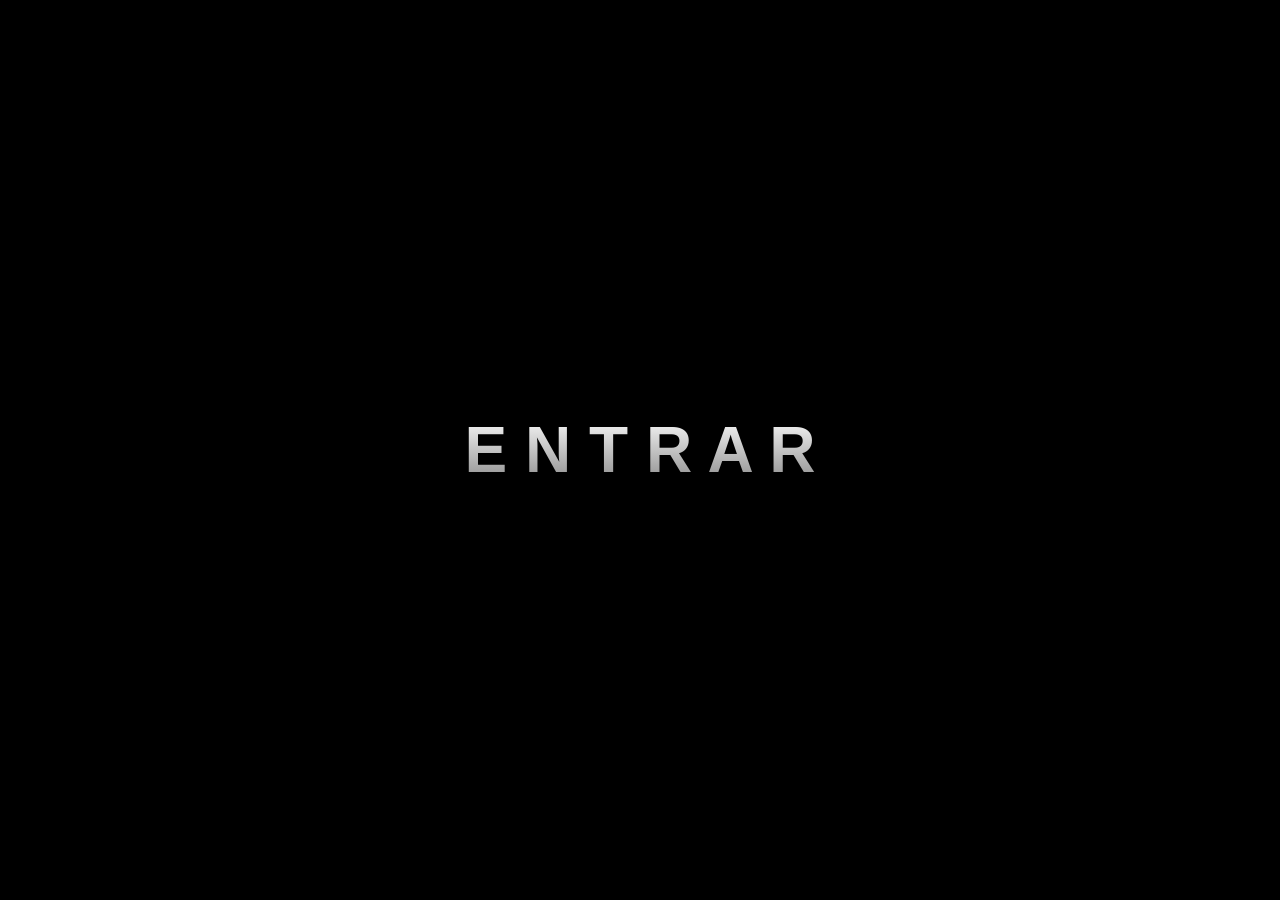
<file: index.html>
<!DOCTYPE html>
<html lang="es">
<head>
    <meta charset="UTF-8">
    <meta name="viewport" content="width=device-width, initial-scale=1.0">
    <title>Pantalla Responsiva Enlace</title>
    <style>
        /* Fondo negro puro inmediato y eliminación de márgenes */
        html, body {
            margin: 0;
            padding: 0;
            width: 100%;
            height: 100%;
            background-color: #000000;
            font-family: 'Segoe UI', Tahoma, Geneva, Verdana, sans-serif;
        }

        /* Contenedor flexible para centrado absoluto en cualquier pantalla */
        .contenedor-centrado {
            display: flex;
            justify-content: center;
            align-items: center;
            width: 100%;
            height: 100%;
            min-height: 100vh;
            box-sizing: border-box;
            padding: 20px;
        }

        /* El texto H2 ahora contiene el enlace */
        .texto-degradado {
            font-size: clamp(2rem, 5vw, 4rem); /* Ajuste de tamaño fluido según la pantalla */
            font-weight: 700;
            text-align: center;
            margin: 0;
        }

        /* Estilos aplicados directamente al enlace para mantener el degradado */
        .texto-degradado a {
            text-decoration: none; /* Quita la línea de subrayado común de los enlaces */
            
            /* Efecto de degradado en el texto */
            background: linear-gradient(to bottom, #ffffff 0%, #888888 100%);
            -webkit-background-clip: text;
            -webkit-text-fill-color: transparent;
            background-clip: text;
            text-fill-color: transparent;
            
            display: inline-block;
        }
    </style>
</head>
<body>

    <div class="contenedor-centrado">
        <h2 class="texto-degradado">
            <!-- Reemplaza "tu-pagina.html" por la URL que quieres abrir -->
            <!-- Reemplaza "nombre_de_tu_frame" por el name exacto de tu iframe -->
            <a href="https://mifavorito.xo.je/" target="nombre_de_tu_frame">E N T R A R</a>
        </h2>
    </div>

</body>
</html>
</file>
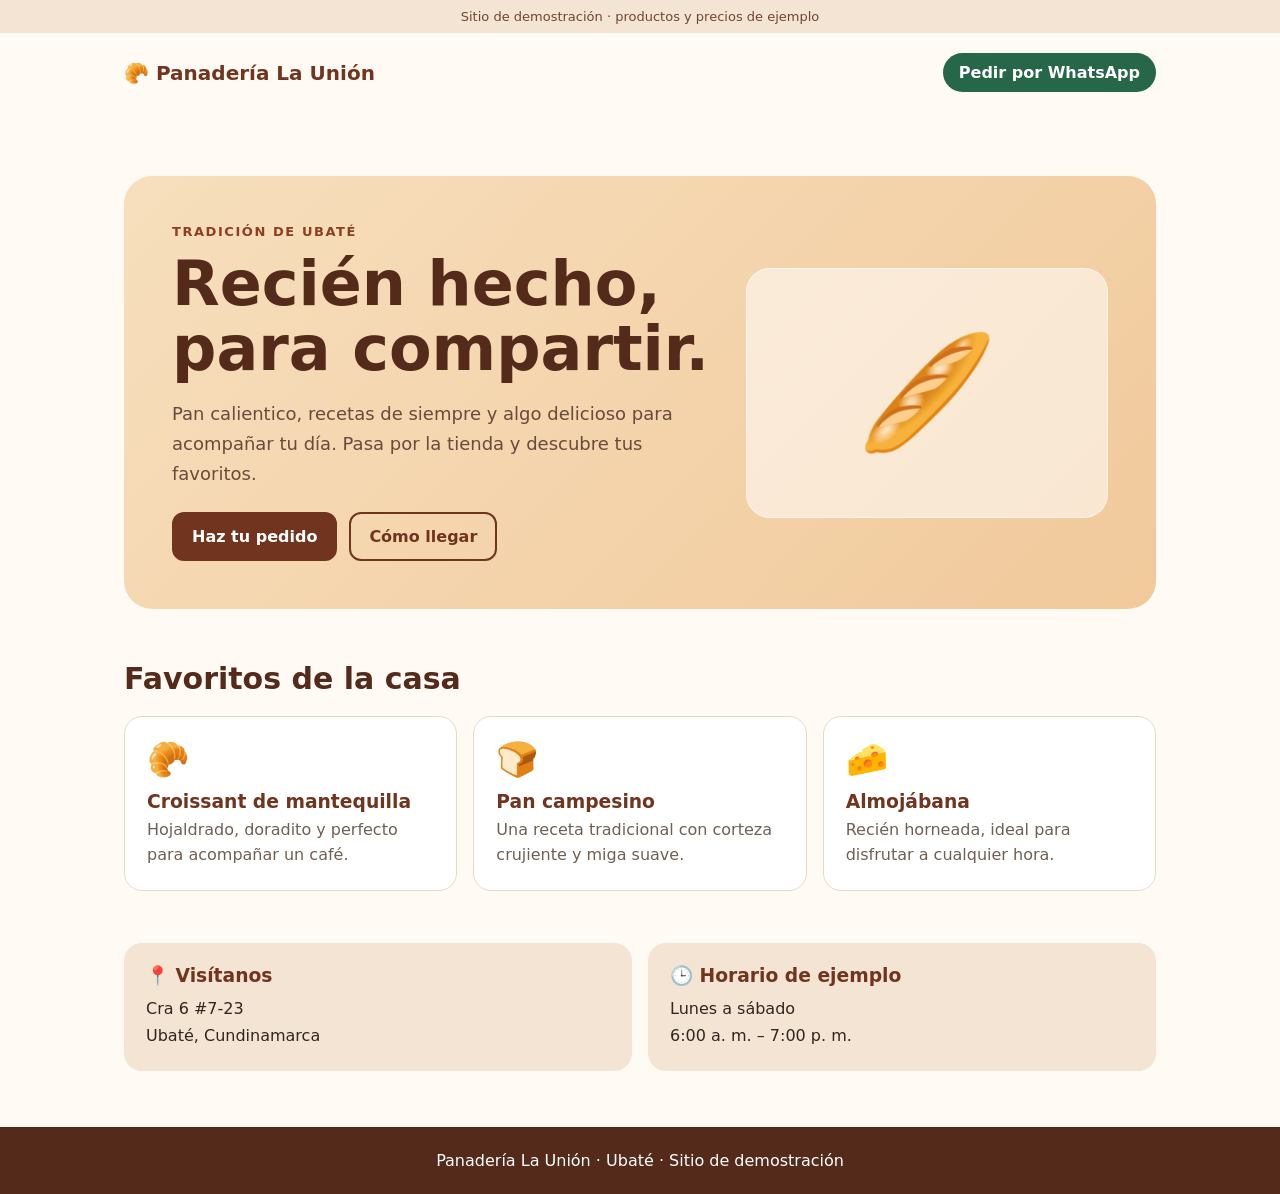
<file: mapa/negocios/panaderias/panadería-La-Unión/index.html>
<!DOCTYPE html>
<html lang="es">
<head>
  <meta charset="UTF-8">
  <meta name="viewport" content="width=device-width, initial-scale=1.0">
  <meta name="theme-color" content="#8b3f24">
  <title>Panadería La Unión | Ubaté</title>
  <link rel="stylesheet" href="estilos/panaderia.css">
</head>
<body>
  <div class="aviso">Sitio de demostración · productos y precios de ejemplo</div>
  <header>
    <div class="marca">🥐 Panadería La Unión</div>
    <a class="contacto" href="https://wa.me/573219163532" target="_blank" rel="noopener noreferrer">Pedir por WhatsApp</a>
  </header>
  <main>
    <section class="portada" aria-labelledby="titulo">
      <div>
        <div class="etiqueta">Tradición de Ubaté</div>
        <h1 id="titulo">Recién hecho, para compartir.</h1>
        <p class="introduccion">Pan calientico, recetas de siempre y algo delicioso para acompañar tu día. Pasa por la tienda y descubre tus favoritos.</p>
        <div class="botones">
          <a class="boton principal" href="https://wa.me/573219163532" target="_blank" rel="noopener noreferrer">Haz tu pedido</a>
          <a class="boton" href="https://www.google.com/maps/search/?api=1&query=Cra+6+%237-23%2C+Ubat%C3%A9" target="_blank" rel="noopener noreferrer">Cómo llegar</a>
        </div>
      </div>
      <div class="ilustracion" role="img" aria-label="Ilustración de pan recién horneado">🥖</div>
    </section>

    <section aria-labelledby="favoritos">
      <h2 id="favoritos">Favoritos de la casa</h2>
      <div class="productos">
        <article class="producto">
          <div class="producto-icono" aria-hidden="true">🥐</div>
          <h3>Croissant de mantequilla</h3>
          <p>Hojaldrado, doradito y perfecto para acompañar un café.</p>
        </article>
        <article class="producto">
          <div class="producto-icono" aria-hidden="true">🍞</div>
          <h3>Pan campesino</h3>
          <p>Una receta tradicional con corteza crujiente y miga suave.</p>
        </article>
        <article class="producto">
          <div class="producto-icono" aria-hidden="true">🧀</div>
          <h3>Almojábana</h3>
          <p>Recién horneada, ideal para disfrutar a cualquier hora.</p>
        </article>
      </div>
    </section>

    <section class="info" aria-label="Información del negocio">
      <article>
        <h3>📍 Visítanos</h3>
        <p>Cra 6 #7-23<br>Ubaté, Cundinamarca</p>
      </article>
      <article>
        <h3>🕒 Horario de ejemplo</h3>
        <p>Lunes a sábado<br>6:00 a. m. – 7:00 p. m.</p>
      </article>
    </section>
  </main>
  <footer>Panadería La Unión · Ubaté · Sitio de demostración</footer>
</body>
</html>
</file>
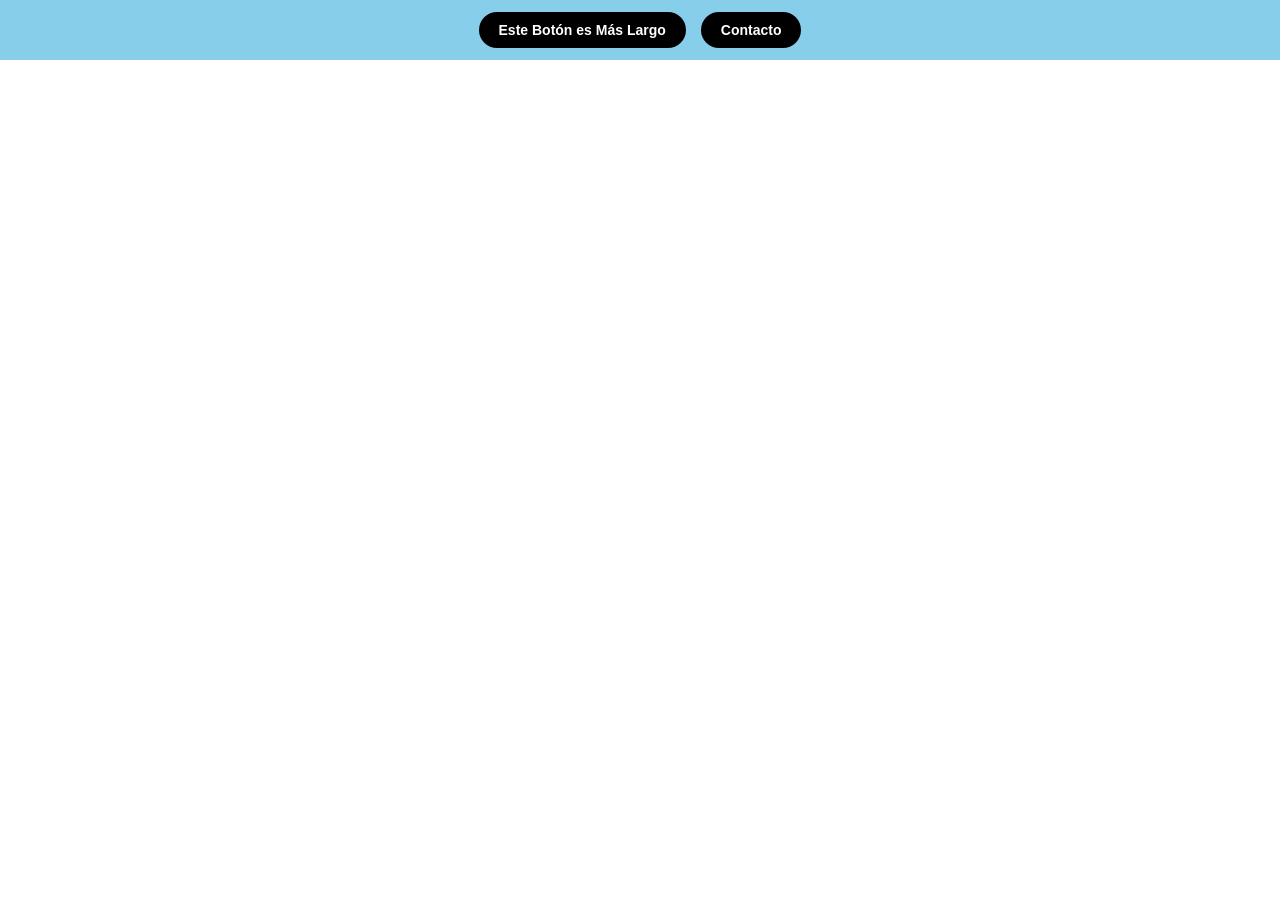
<file: indexno.html>
<!DOCTYPE html>
<html lang="es">
<head>
    <meta charset="UTF-8">
    <meta name="viewport" content="width=device-width, initial-scale=1.0">
    <title>Contenedor Web con Barra Superior</title>
    <style>
        /* Reseteo básico y eliminación de barras de scroll duplicadas */
        html, body {
            margin: 0;
            padding: 0;
            width: 100%;
            height: 100%;
            overflow: hidden;
            font-family: Arial, sans-serif;
        }

        /* Contenedor principal en formato Flexbox vertical */
        .pantalla-completa {
            display: flex;
            flex-direction: column;
            width: 100%;
            height: 100%;
        }

        /* Franja superior fija de color azul celeste */
        .barra-superior {
            background-color: #87CEEB; /* Azul celeste */
            height: 60px;
            display: flex;
            justify-content: center; /* Centra los botones horizontalmente */
            align-items: center;     /* Centra los botones verticalmente */
            gap: 15px;               /* Separación entre botones */
            padding: 0 10px;
            box-sizing: border-box;
            flex-shrink: 0;          /* Evita que la barra se aplaste */
        }

        /* Botones ovalados, negros con texto blanco que se adaptan al título */
        .boton-enlace {
            background-color: #000000; /* Negro sólido */
            color: #FFFFFF;            /* Texto blanco */
            text-decoration: none;     /* Quita el subrayado del enlace */
            padding: 10px 20px;        /* Espaciado interno (hace que se adapte al texto) */
            border-radius: 50px;       /* Forma ovalada */
            font-size: 14px;
            font-weight: bold;
            display: inline-block;
            text-align: center;
            white-space: nowrap;       /* Evita que el texto se rompa en dos líneas */
            transition: background-color 0.3s ease;
        }

        /* Efecto visual cuando pasas el mouse por encima del botón */
        .boton-enlace:hover {
            background-color: #333333; /* Negro un poco más claro al pasar el cursor */
        }

        /* El iframe ocupa todo el espacio de pantalla restante */
        .contenedor-frame {
            flex-grow: 1;              /* Toma todo el alto disponible */
            width: 100%;
            border: none;              /* Elimina bordes del iframe */
            display: block;
        }
    </style>
</head>
<body>

    <div class="pantalla-completa">
        
        <!-- Franja Celeste con 3 Botones Centrados -->
        <header class="barra-superior">
            <!-- Cambia las URL (#) y los textos según tus necesidades -->
           <a href="http://mifavorito.xo.je" target="mi_frame" class="boton-enlace">Este Botón es Más Largo</a>
            <a href="index2.html" target="mi_frame" class="boton-enlace">Contacto</a>
        </header>

        <!-- Web de Conexión (Iframe) debajo de la franja -->
        <!-- Reemplaza "https://tu-sitio-web.com" por tu página principal -->
        <iframe src="http://mifavorito.xo.je" class="contenedor-frame" name="mi_frame"></iframe>

    </div>

</body>
</html>
</file>
<file: mapa/negocios/panaderias/panadería-La-Unión/estilos/panaderia.css>
:root{font-family:system-ui,-apple-system,"Segoe UI",sans-serif;color:#30251f;background:#fffaf4;font-synthesis:none}
*{box-sizing:border-box}
body{margin:0}
a{color:inherit}
.aviso{padding:9px 16px;background:#f4e4d3;color:#70452f;text-align:center;font-size:13px}
header{display:flex;align-items:center;justify-content:space-between;gap:16px;max-width:1080px;margin:auto;padding:20px 24px}
.marca{font-size:20px;font-weight:800;color:#71351f}
.contacto{padding:10px 16px;border-radius:999px;background:#276749;color:#fff;text-decoration:none;font-weight:700}
main{max-width:1080px;margin:auto;padding:12px 24px 56px}
.portada{display:grid;grid-template-columns:1.2fr .8fr;align-items:center;gap:32px;padding:48px;border-radius:28px;background:linear-gradient(135deg,#f7dfbd,#f1c99b)}
.etiqueta{color:#8b3f24;font-size:13px;font-weight:800;letter-spacing:.12em;text-transform:uppercase}
h1{max-width:560px;margin:12px 0;font-size:clamp(36px,6vw,62px);line-height:1.05;color:#542a1b}
.introduccion{max-width:520px;color:#684b3b;font-size:18px;line-height:1.65}
.botones{display:flex;flex-wrap:wrap;gap:12px;margin-top:24px}
.boton{display:inline-block;padding:13px 18px;border:2px solid #71351f;border-radius:12px;color:#71351f;text-decoration:none;font-weight:800}
.boton.principal{background:#71351f;color:#fff}
.ilustracion{display:grid;min-height:250px;place-items:center;border:1px solid #ffffff80;border-radius:24px;background:#fff8;font-size:112px}
section{margin-top:52px}
h2{margin:0 0 20px;color:#542a1b;font-size:30px}
.productos{display:grid;grid-template-columns:repeat(3,minmax(0,1fr));gap:16px}
.producto{padding:22px;border:1px solid #ead8c7;border-radius:18px;background:#fff}
.producto-icono{font-size:34px}
.producto h3{margin:12px 0 6px;color:#71351f}
.producto p{margin:0;color:#705f53;line-height:1.55}
.info{display:grid;grid-template-columns:1fr 1fr;gap:16px}
.info article{padding:22px;border-radius:18px;background:#f4e4d3}
.info h3{margin:0 0 8px;color:#71351f}
.info p{margin:0;line-height:1.7}
footer{padding:24px;background:#542a1b;color:#fff;text-align:center}
@media(max-width:700px){
  header{padding:16px}
  main{padding:8px 16px 40px}
  .portada{grid-template-columns:1fr;padding:28px}
  .ilustracion{min-height:160px;font-size:80px}
  .productos,.info{grid-template-columns:1fr}
}
</file>
